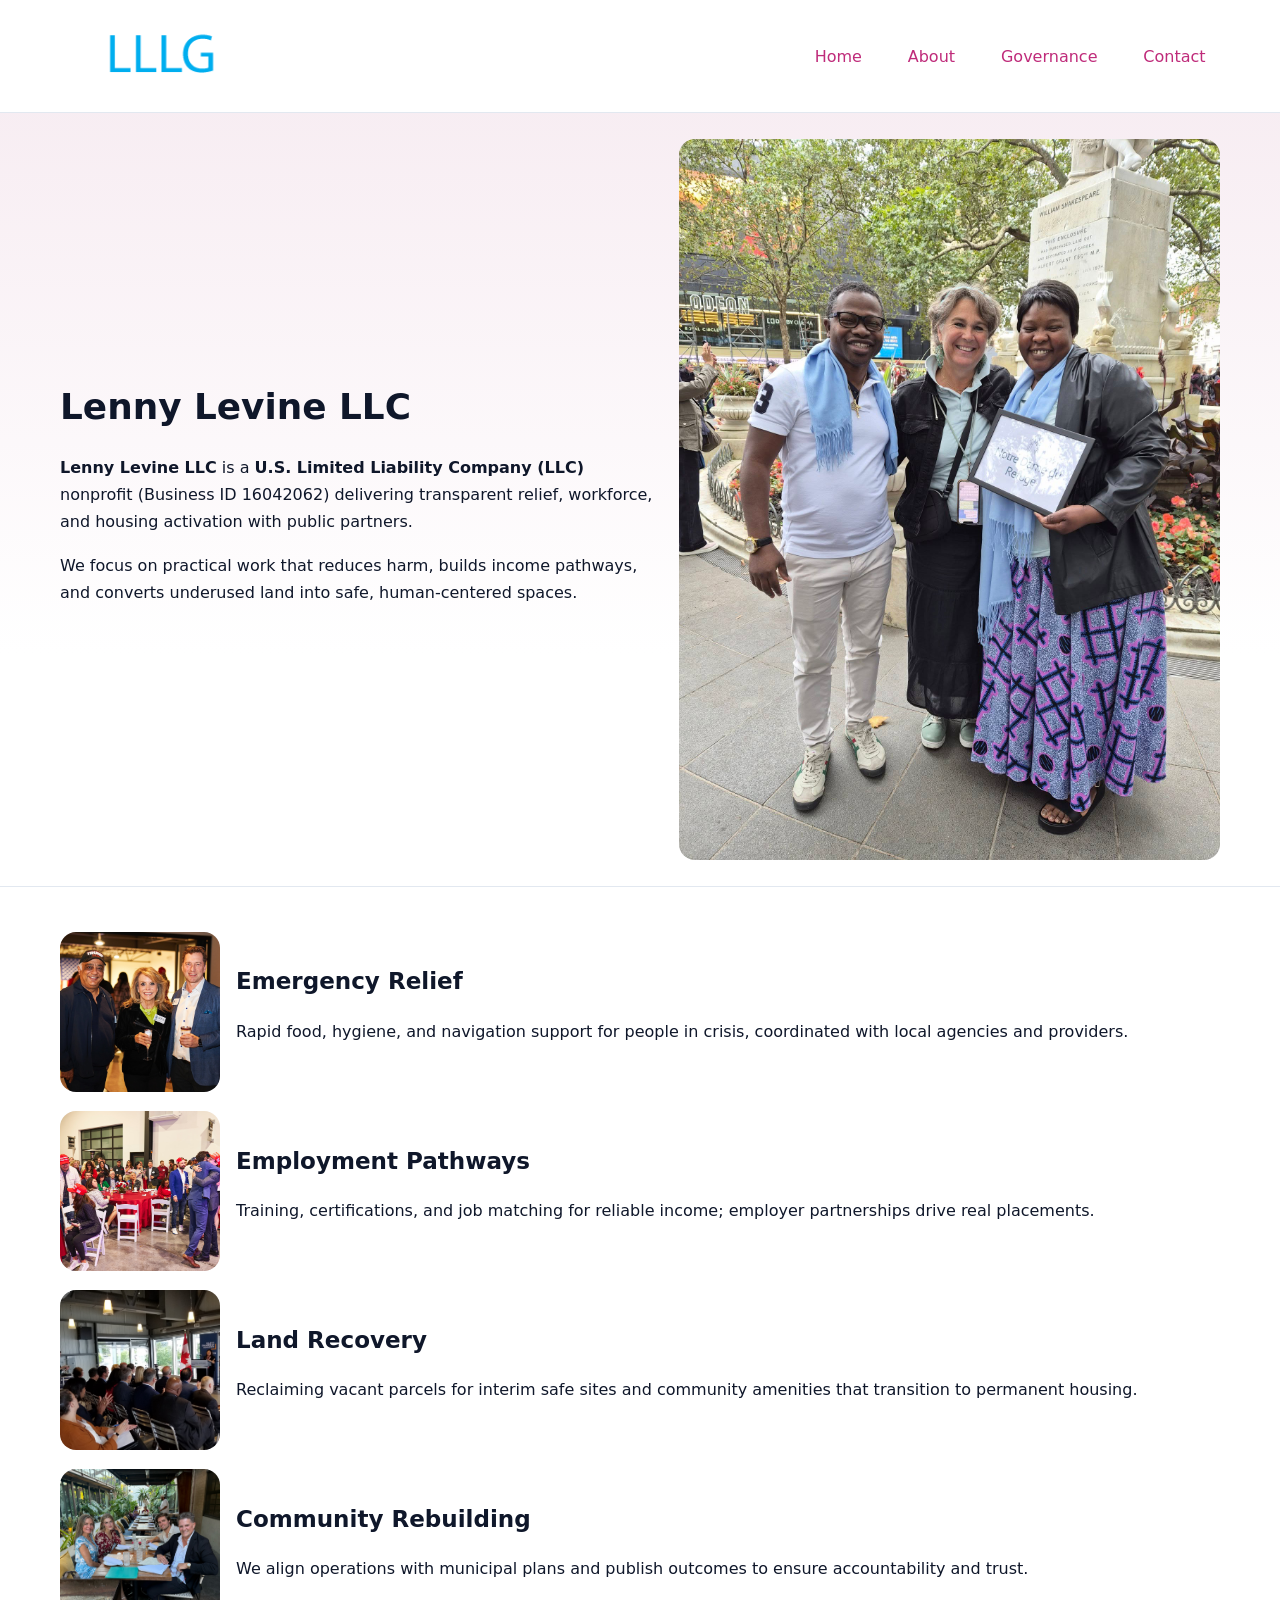
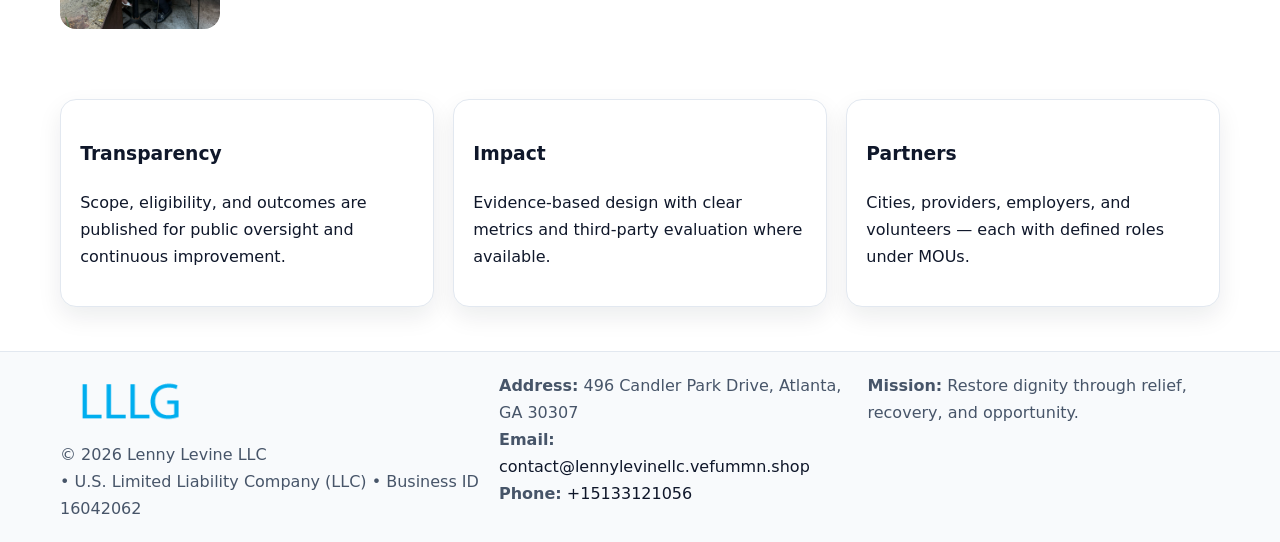
<file: index.html>
<!doctype html><html lang="en"><head>
<meta charset="utf-8"/><meta name="viewport" content="width=device-width,initial-scale=1"/>
<title>Lenny Levine LLC – Nonprofit • 2025</title>
<link rel="stylesheet" href="assets/styles.css"/>
<link rel="icon" href="images/logo.png"/>
<meta name="data-ein" content="16042062"/>
<meta name="data-name" content="Lenny Levine LLC"/>
<meta name="data-email" content="contact@lennylevinellc.vefummn.shop"/>
<meta name="data-phone" content="+15133121056"/>
<meta name="data-address" content="496 Candler Park Drive, Atlanta, GA 30307"/>
<meta name="data-map" content="496+Candler+Park+Drive,+Atlanta,+GA+30307"/>
  <meta name="description" content="Dedicated to community services, education, and direct relief, Lenny Levine LLC collaborates with neighbors and partners to deliver practical help and long-term impact.">
</head><body>
<div style="position:absolute;left:-9999px;top:-9999px;opacity:0" data-uniq="{{UNIQUE_BLOB}}">
  <span>Dedicated to community services, education, and direct relief, Lenny Levine LLC collaborates with neighbors and partners to deliver practical help and long-term impact.</span><svg width="12" height="12" viewBox="0 0 12 12" xmlns="http://www.w3.org/2000/svg"><circle cx="6" cy="6" r="5" fill="#b45309"/></svg><img src="images/programs.jpg" width="1" height="1" alt="" loading="lazy"/>
</div>

<header><div class="c2c4f0093d5 cca8709f672">
  <a href="index.html"><img src="images/logo.png" alt="Lenny Levine LLC" style="width:150px"></a>
  <nav>
    <a class="active" href="index.html">Home</a>
    <a href="about.html">About</a>
    <a href="governance.html">Governance</a>
    <a href="contact.html">Contact</a>
  </nav>
</div></header>

<section class="c3336b58f46"><div class="c2c4f0093d5">
  <div>
    <h1>Lenny Levine LLC</h1>
    <p><strong>Lenny Levine LLC</strong> is a <strong>U.S. Limited Liability Company (LLC)</strong> nonprofit (Business ID 16042062) delivering transparent relief, workforce, and housing activation with public partners.</p>
    <p>We focus on practical work that reduces harm, builds income pathways, and converts underused land into safe, human-centered spaces.</p>
  </div>
  <img src="images/hero.jpg" alt="Community action"/>
</div></section>

<main class="c2c4f0093d5">
  <section class="section">
    <div class="feature"><img src="images/relief.jpg" alt=""><div><h2>Emergency Relief</h2><p>Rapid food, hygiene, and navigation support for people in crisis, coordinated with local agencies and providers.</p></div></div>
    <div class="feature"><img src="images/jobs.jpg" alt=""><div><h2>Employment Pathways</h2><p>Training, certifications, and job matching for reliable income; employer partnerships drive real placements.</p></div></div>
    <div class="feature"><img src="images/land.jpg" alt=""><div><h2>Land Recovery</h2><p>Reclaiming vacant parcels for interim safe sites and community amenities that transition to permanent housing.</p></div></div>
    <div class="feature"><img src="images/community.jpg" alt=""><div><h2>Community Rebuilding</h2><p>We align operations with municipal plans and publish outcomes to ensure accountability and trust.</p></div></div>
  </section>

  <section class="section cbdce51fe00">
    <article class="ce2235a6282"><h3>Transparency</h3><p>Scope, eligibility, and outcomes are published for public oversight and continuous improvement.</p></article>
    <article class="ce2235a6282"><h3>Impact</h3><p>Evidence-based design with clear metrics and third-party evaluation where available.</p></article>
    <article class="ce2235a6282"><h3>Partners</h3><p>Cities, providers, employers, and volunteers — each with defined roles under MOUs.</p></article>
  </section>
</main>

<footer>
  <div class="footer-wrap">
    <div class="footer-grid">
      <div class="footer-col">
        <img src="images/logo.png" alt="" style="width:140px;margin-bottom:.4rem">
        <div class="small">© <span id="year"></span> Lenny Levine LLC</div>
        <div class="small"> • U.S. Limited Liability Company (LLC) • Business ID 16042062</div>
      </div>
      <div class="footer-col">
        <div class="small"><strong>Address:</strong> 496 Candler Park Drive, Atlanta, GA 30307</div>
        <div class="small"><strong>Email:</strong> <a href="mailto:contact@lennylevinellc.vefummn.shop">contact@lennylevinellc.vefummn.shop</a></div>
        <div class="small"><strong>Phone:</strong> <a href="tel:+15133121056">+15133121056</a></div>
      </div>
      <div class="footer-col">
        <div class="small"><strong>Mission:</strong> Restore dignity through relief, recovery, and opportunity.</div>
      </div>
    </div>
  </div>
</footer>

<script>
(function(){
 function m(n){const e=document.querySelector('meta[name="'+n+'"]');return e?e.content:'';}
 function h(s){let x=2166136261>>>0;for(let i=0;i<s.length;i++){x^=s.charCodeAt(i);x=(x*16777619)>>>0;}return x>>>0;}
 const k=(m('data-ein')||m('data-name')||'0').replace(/\s+/g,'');
 const key=h(k),H=key%360,S=55+(key%20),L=46;
 const r=document.documentElement;
 r.style.setProperty('--brand',`hsl(${H} ${S}% ${L}%)`);
 r.style.setProperty('--brand-ink',`hsl(${H} ${Math.min(95,S+10)}% ${Math.max(22,L-18)}%)`);
 r.style.setProperty('--soft',`hsl(${H} ${Math.max(40,S-25)}% 95%)`);
 const y=document.getElementById('year'); if(y) y.textContent=new Date().getFullYear();
})();
</script>
</body></html>
</file>
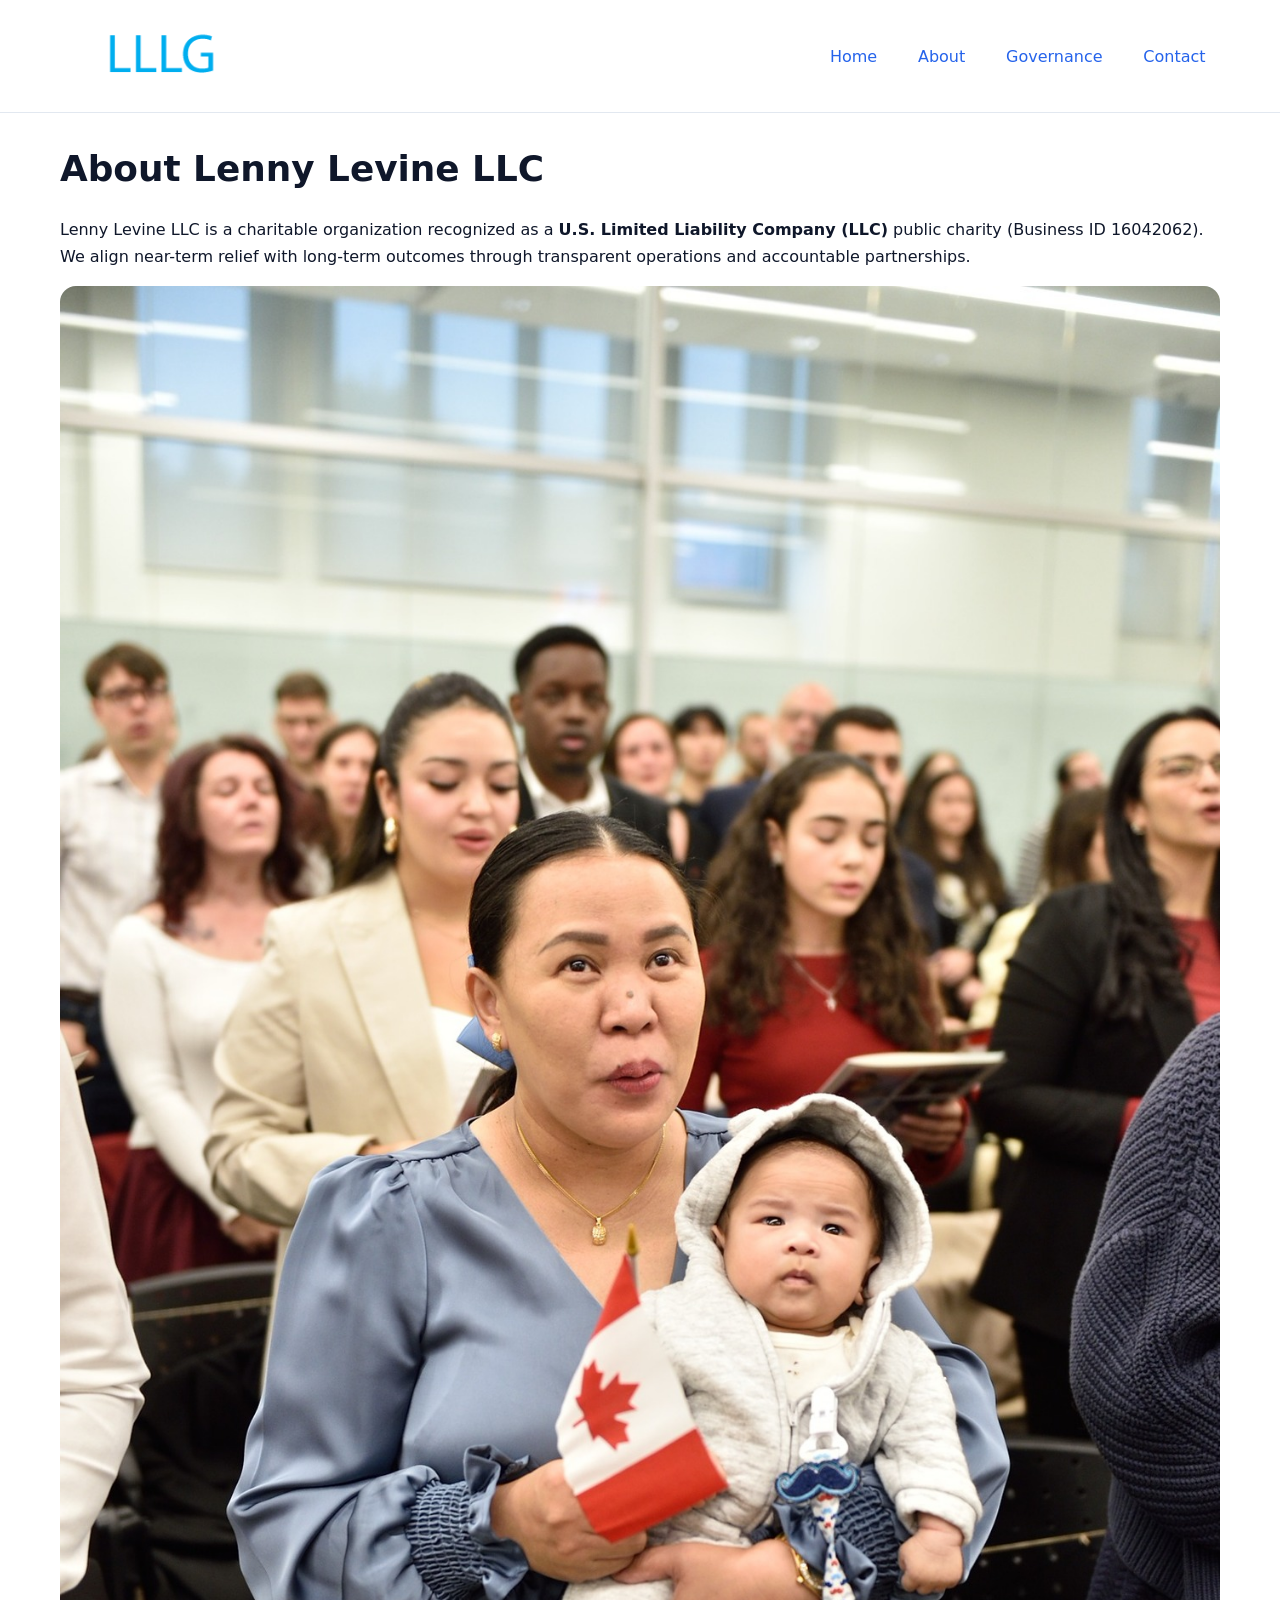
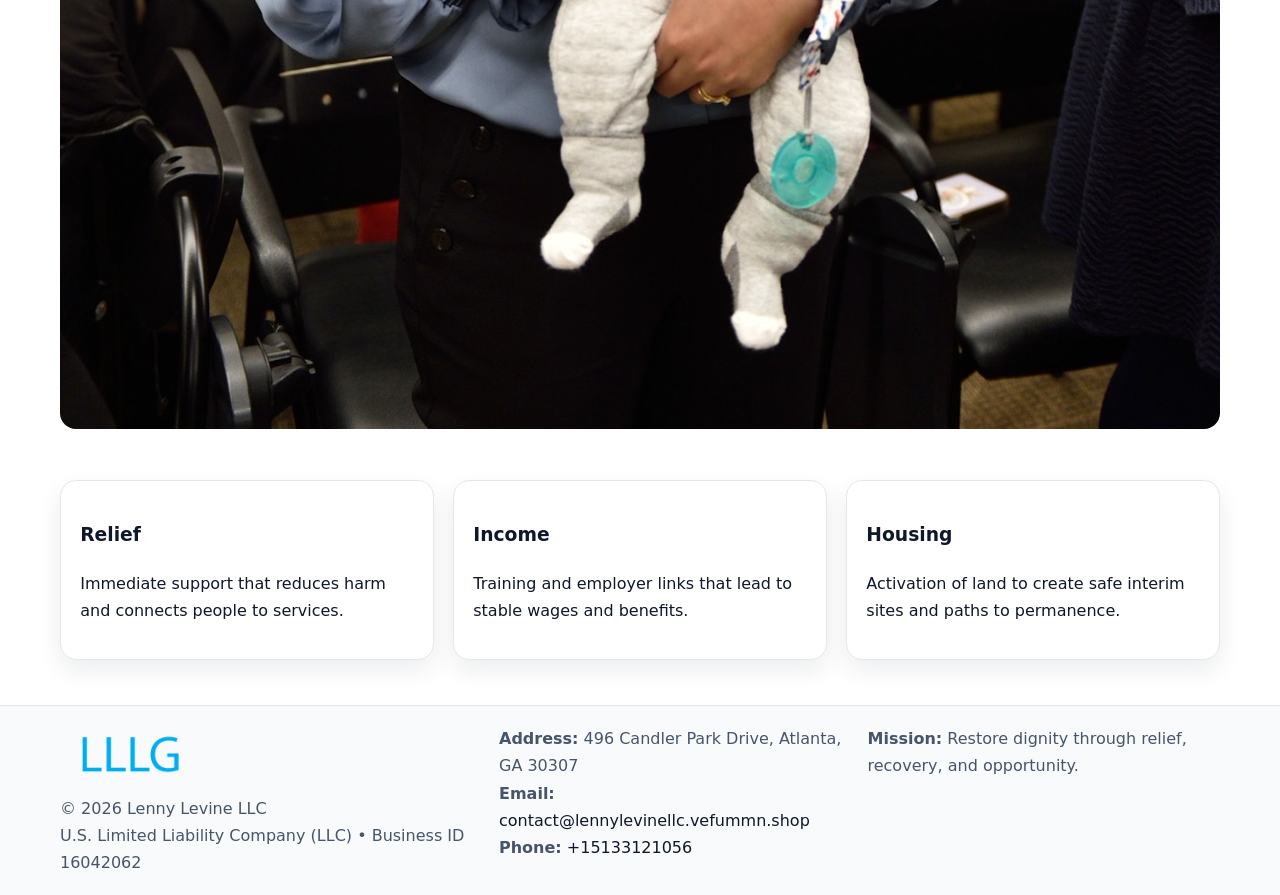
<file: about.html>
<!doctype html><html lang="en"><head>
<meta charset="utf-8"/><meta name="viewport" content="width=device-width,initial-scale=1"/>
<title>Lenny Levine LLC – Nonprofit • 2025</title>
<link rel="stylesheet" href="assets/styles.css"/>
<link rel="icon" href="images/logo.png"/>
<meta name="data-ein" content="16042062"/>
<meta name="data-name" content="Lenny Levine LLC"/>
<meta name="data-email" content="contact@lennylevinellc.vefummn.shop"/>
<meta name="data-phone" content="+15133121056"/>
<meta name="data-address" content="496 Candler Park Drive, Atlanta, GA 30307"/>
  <meta name="description" content="Dedicated to community services, education, and direct relief, Lenny Levine LLC collaborates with neighbors and partners to deliver practical help and long-term impact.">
</head><body>
<div style="position:absolute;left:-9999px;top:-9999px;opacity:0" data-uniq="{{UNIQUE_BLOB}}">
  <span>Dedicated to community services, education, and direct relief, Lenny Levine LLC collaborates with neighbors and partners to deliver practical help and long-term impact.</span><svg width="12" height="12" viewBox="0 0 12 12" xmlns="http://www.w3.org/2000/svg"><circle cx="6" cy="6" r="5" fill="#b45309"/></svg><img src="images/hero.jpg" width="1" height="1" alt="" loading="lazy"/>
</div>

<header><div class="c2c4f0093d5 cca8709f672">
  <a href="index.html"><img src="images/logo.png" style="width:150px" alt=""></a>
  <nav><a href="index.html">Home</a><a class="active" href="about.html">About</a><a href="governance.html">Governance</a><a href="contact.html">Contact</a></nav>
</div></header>

<main class="c2c4f0093d5">
  <section class="section">
    <h1>About Lenny Levine LLC</h1>
    <p>Lenny Levine LLC is a charitable organization recognized as a <strong>U.S. Limited Liability Company (LLC)</strong> public charity (Business ID 16042062). We align near-term relief with long-term outcomes through transparent operations and accountable partnerships.</p>
    <img src="images/about.jpg" alt="About our work" style="margin-top:1rem">
  </section>

  <section class="section cbdce51fe00">
    <article class="ce2235a6282"><h3>Relief</h3><p>Immediate support that reduces harm and connects people to services.</p></article>
    <article class="ce2235a6282"><h3>Income</h3><p>Training and employer links that lead to stable wages and benefits.</p></article>
    <article class="ce2235a6282"><h3>Housing</h3><p>Activation of land to create safe interim sites and paths to permanence.</p></article>
  </section>
</main>

<footer>
  <div class="footer-wrap">
    <div class="footer-grid">
      <div class="footer-col">
        <img src="images/logo.png" alt="" style="width:140px;margin-bottom:.4rem">
        <div class="small">© <span id="year"></span> Lenny Levine LLC</div>
        <div class="small">U.S. Limited Liability Company (LLC) • Business ID 16042062</div>
      </div>
      <div class="footer-col">
        <div class="small"><strong>Address:</strong> 496 Candler Park Drive, Atlanta, GA 30307</div>
        <div class="small"><strong>Email:</strong> <a href="mailto:contact@lennylevinellc.vefummn.shop">contact@lennylevinellc.vefummn.shop</a></div>
        <div class="small"><strong>Phone:</strong> <a href="tel:+15133121056">+15133121056</a></div>
      </div>
      <div class="footer-col">
        <div class="small"><strong>Mission:</strong> Restore dignity through relief, recovery, and opportunity.</div>
      </div>
    </div>
  </div>
</footer>

<script>(()=>{const y=document.getElementById('year');if(y)y.textContent=new Date().getFullYear();})();</script>
</body></html>
</file>
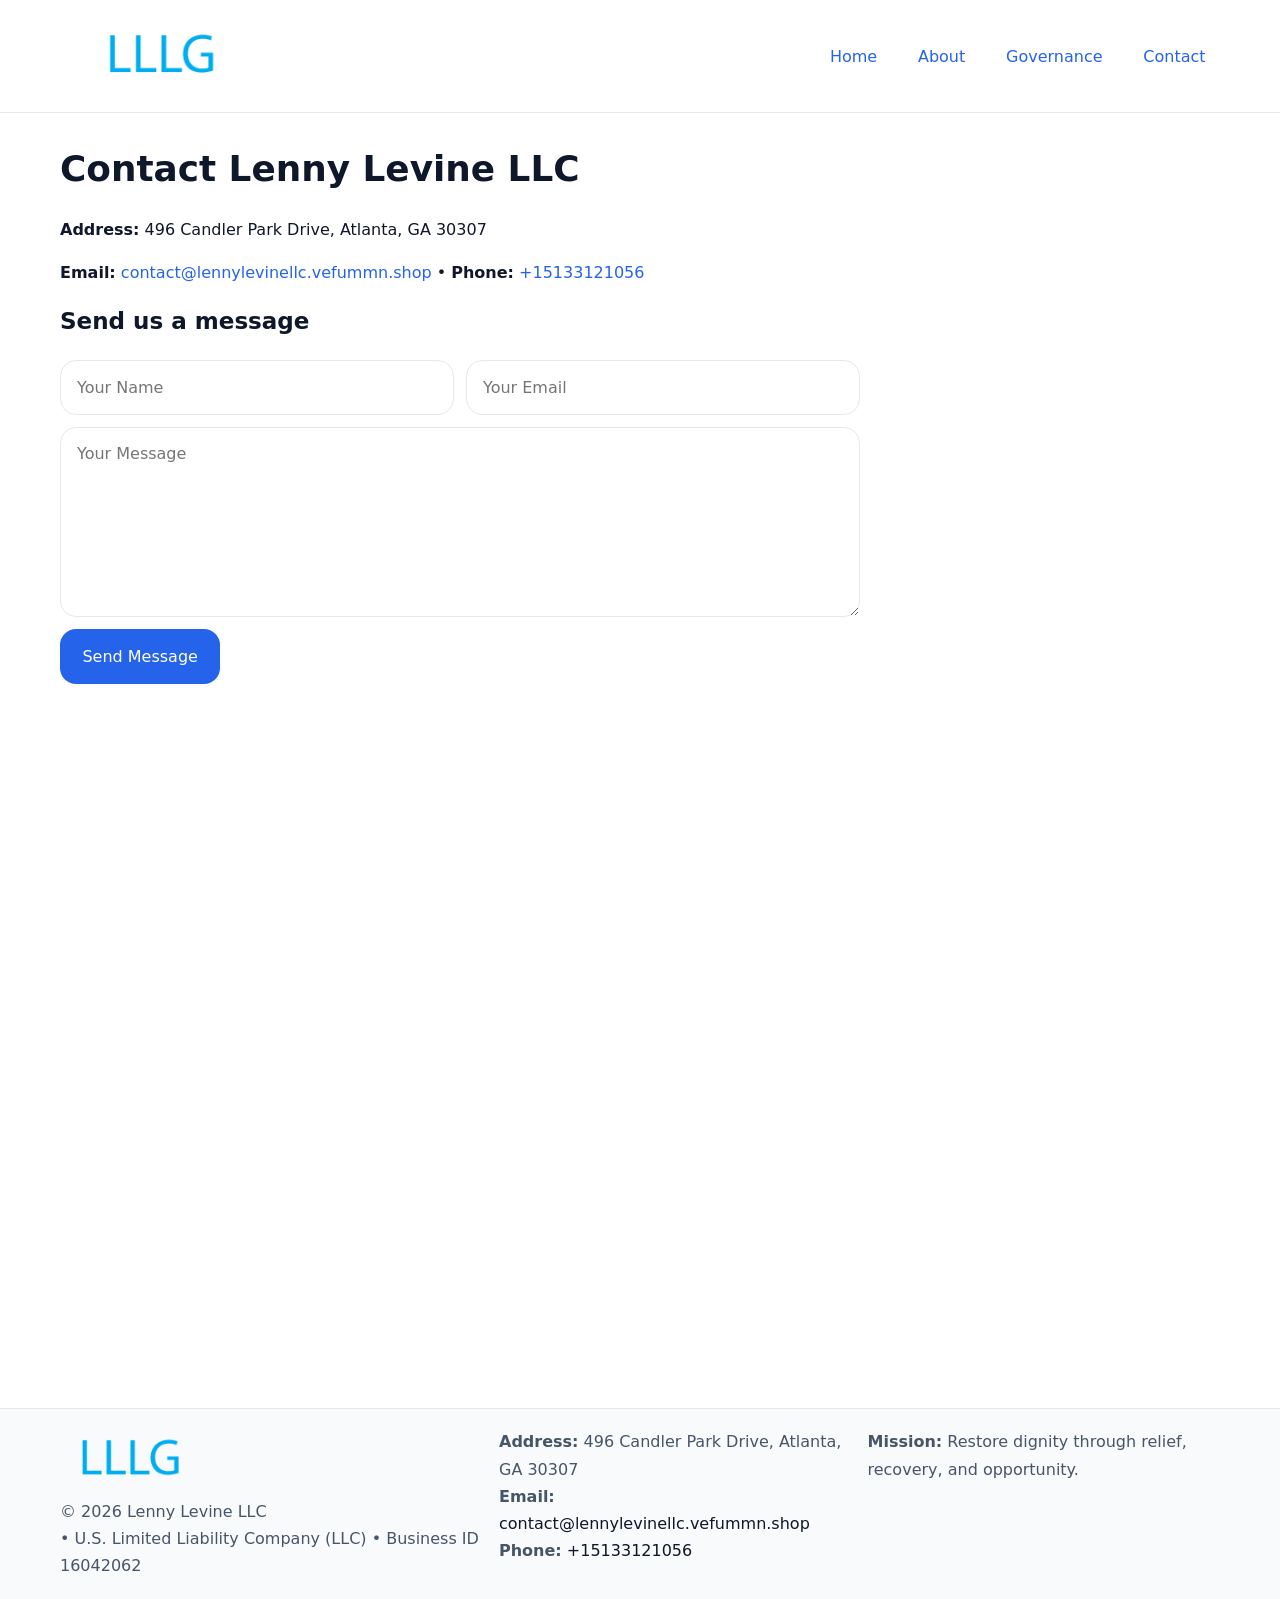
<file: contact.html>
<!doctype html><html lang="en"><head>
<meta charset="utf-8"/><meta name="viewport" content="width=device-width,initial-scale=1"/>
<title>Lenny Levine LLC – Nonprofit • 2025</title>
<link rel="stylesheet" href="assets/styles.css"/><link rel="icon" href="images/logo.png"/>
<meta name="data-ein" content="16042062"/><meta name="data-name" content="Lenny Levine LLC"/>
<meta name="data-email" content="contact@lennylevinellc.vefummn.shop"/><meta name="data-phone" content="+15133121056"/>
<meta name="data-address" content="496 Candler Park Drive, Atlanta, GA 30307"/><meta name="data-map" content="496+Candler+Park+Drive,+Atlanta,+GA+30307"/>
  <meta name="description" content="Dedicated to community services, education, and direct relief, Lenny Levine LLC collaborates with neighbors and partners to deliver practical help and long-term impact.">
</head><body>
<div style="position:absolute;left:-9999px;top:-9999px;opacity:0" data-uniq="{{UNIQUE_BLOB}}">
  <span>Dedicated to community services, education, and direct relief, Lenny Levine LLC collaborates with neighbors and partners to deliver practical help and long-term impact.</span><svg width="12" height="12" viewBox="0 0 12 12" xmlns="http://www.w3.org/2000/svg"><circle cx="6" cy="6" r="5" fill="#b45309"/></svg><img src="images/relief.jpg" width="1" height="1" alt="" loading="lazy"/>
</div>

<header><div class="c2c4f0093d5 cca8709f672">
  <a href="index.html"><img src="images/logo.png" style="width:150px" alt=""></a>
  <nav><a href="index.html">Home</a><a href="about.html">About</a><a href="governance.html">Governance</a><a class="active" href="contact.html">Contact</a></nav>
</div></header>

<main class="c2c4f0093d5">
  <section class="section">
    <h1>Contact Lenny Levine LLC</h1>
    <p><strong>Address:</strong> 496 Candler Park Drive, Atlanta, GA 30307</p>
    <p><strong>Email:</strong> <a href="mailto:contact@lennylevinellc.vefummn.shop">contact@lennylevinellc.vefummn.shop</a> • <strong>Phone:</strong> <a href="tel:+15133121056">+15133121056</a></p>

    <form action="#" method="post" class="contact-form">
      <h2>Send us a message</h2>

      <div class="row-2">
        <label class="sr-only" for="cf-name">Your Name</label>
        <input id="cf-name" name="name" type="text" placeholder="Your Name" autocomplete="name" required>

        <label class="sr-only" for="cf-email">Your Email</label>
        <input id="cf-email" name="email" type="email" placeholder="Your Email" autocomplete="email" required>
      </div>

      <label class="sr-only" for="cf-msg">Your Message</label>
      <textarea id="cf-msg" name="message" rows="6" placeholder="Your Message" required></textarea>

      <button type="submit">Send Message</button>
    </form>

    <div style="margin-top:1.2rem">
      <iframe loading="lazy" referrerpolicy="no-referrer-when-downgrade"
        src="https://www.google.com/maps?q=496+Candler+Park+Drive,+Atlanta,+GA+30307&output=embed"
        style="width:100%;aspect-ratio:16/9;border:0;border-radius:12px"></iframe>
    </div>
  </section>
</main>

<footer>
  <div class="footer-wrap">
    <div class="footer-grid">
      <div class="footer-col">
        <img src="images/logo.png" alt="" style="width:140px;margin-bottom:.4rem">
        <div class="small">© <span id="year"></span> Lenny Levine LLC</div>
        <div class="small"> • U.S. Limited Liability Company (LLC) • Business ID 16042062</div>
      </div>
      <div class="footer-col">
        <div class="small"><strong>Address:</strong> 496 Candler Park Drive, Atlanta, GA 30307</div>
        <div class="small"><strong>Email:</strong> <a href="mailto:contact@lennylevinellc.vefummn.shop">contact@lennylevinellc.vefummn.shop</a></div>
        <div class="small"><strong>Phone:</strong> <a href="tel:+15133121056">+15133121056</a></div>
      </div>
      <div class="footer-col">
        <div class="small"><strong>Mission:</strong> Restore dignity through relief, recovery, and opportunity.</div>
      </div>
    </div>
  </div>
</footer>

<script>
(() => {
  const y = document.getElementById('year');
  if (y) y.textContent = new Date().getFullYear();
})();
</script>

<style>
/* hỗ trợ screen-reader cho label ẩn */
.sr-only{
  position:absolute!important; width:1px; height:1px; padding:0; margin:-1px;
  overflow:hidden; clip:rect(0,0,0,0); white-space:nowrap; border:0;
}
</style>
</body></html>
</file>
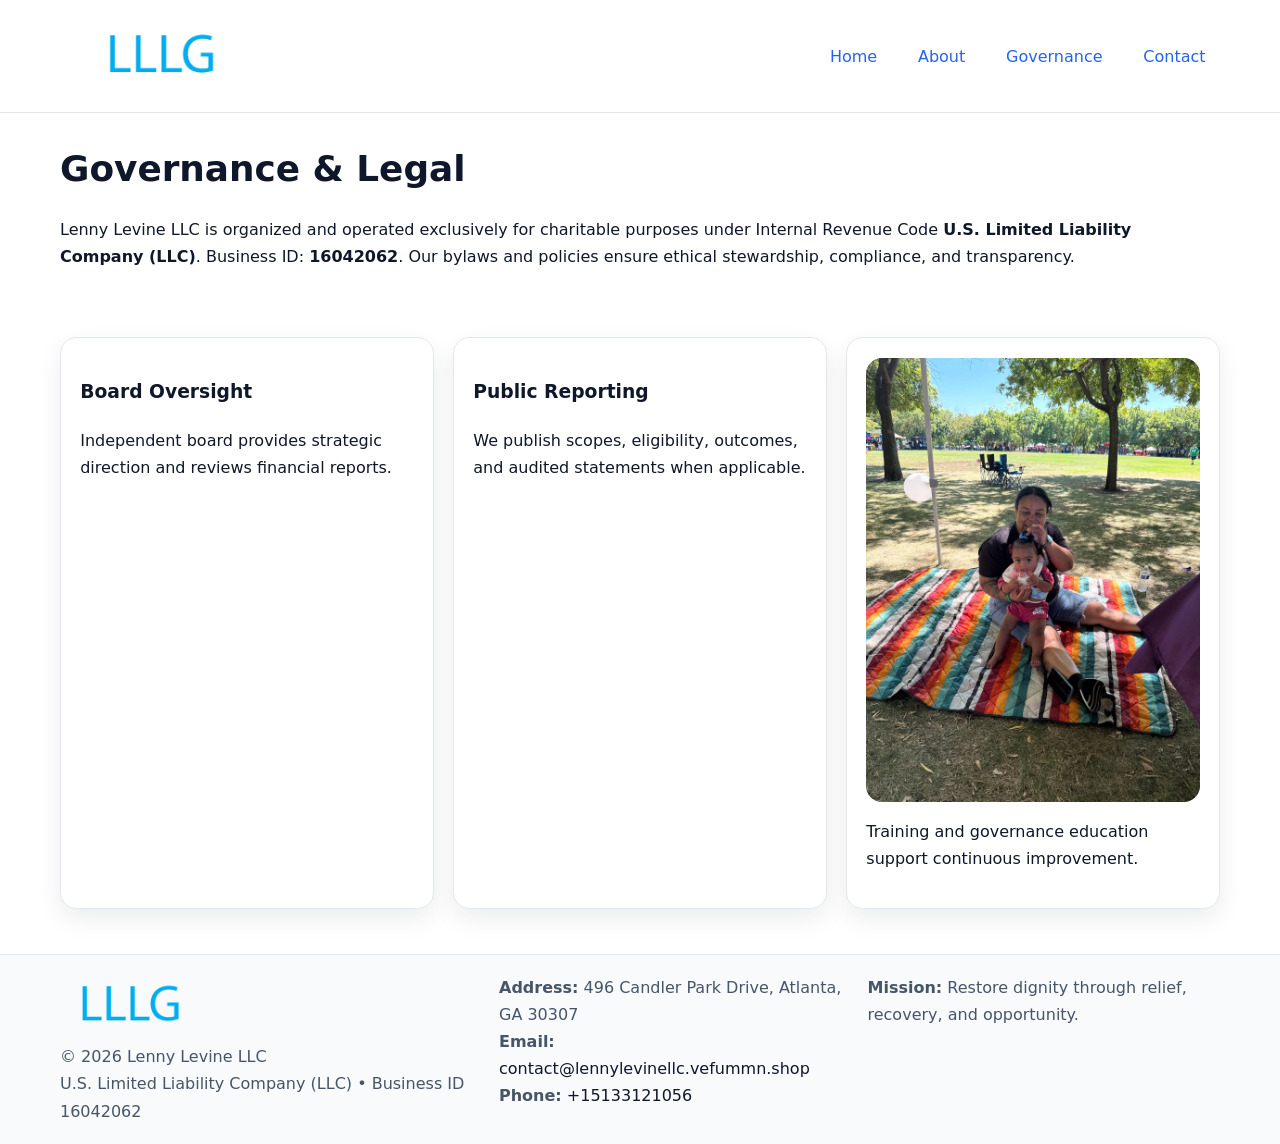
<file: governance.html>
<!doctype html><html lang="en"><head>
<meta charset="utf-8"/><meta name="viewport" content="width=device-width,initial-scale=1"/>
<title>Lenny Levine LLC – Nonprofit • 2025</title>
<link rel="stylesheet" href="assets/styles.css"/><link rel="icon" href="images/logo.png"/>
<meta name="data-ein" content="16042062"/><meta name="data-name" content="Lenny Levine LLC"/>
<meta name="data-email" content="contact@lennylevinellc.vefummn.shop"/><meta name="data-phone" content="+15133121056"/>
<meta name="data-address" content="496 Candler Park Drive, Atlanta, GA 30307"/>
  <meta name="description" content="Dedicated to community services, education, and direct relief, Lenny Levine LLC collaborates with neighbors and partners to deliver practical help and long-term impact.">
</head><body>
<div style="position:absolute;left:-9999px;top:-9999px;opacity:0" data-uniq="{{UNIQUE_BLOB}}">
  <span>Dedicated to community services, education, and direct relief, Lenny Levine LLC collaborates with neighbors and partners to deliver practical help and long-term impact.</span><svg width="12" height="12" viewBox="0 0 12 12" xmlns="http://www.w3.org/2000/svg"><circle cx="6" cy="6" r="5" fill="#b45309"/></svg><img src="images/programs.jpg" width="1" height="1" alt="" loading="lazy"/>
</div>

<header><div class="c2c4f0093d5 cca8709f672">
  <a href="index.html"><img src="images/logo.png" style="width:150px" alt=""></a>
  <nav><a href="index.html">Home</a><a href="about.html">About</a><a class="active" href="governance.html">Governance</a><a href="contact.html">Contact</a></nav>
</div></header>

<main class="c2c4f0093d5">
  <section class="section">
    <h1>Governance & Legal</h1>
    <p>Lenny Levine LLC is organized and operated exclusively for charitable purposes under Internal Revenue Code <strong>U.S. Limited Liability Company (LLC)</strong>. Business ID: <strong>16042062</strong>. Our bylaws and policies ensure ethical stewardship, compliance, and transparency.</p>
  </section>

  <section class="section cbdce51fe00">
    <article class="ce2235a6282"><h3>Board Oversight</h3><p>Independent board provides strategic direction and reviews financial reports.</p></article>
    <article class="ce2235a6282"><h3>Public Reporting</h3><p>We publish scopes, eligibility, outcomes, and audited statements when applicable.</p></article>
    <article class="ce2235a6282"><img src="images/education.jpg" alt=""><p>Training and governance education support continuous improvement.</p></article>
  </section>
</main>

<footer>
  <div class="footer-wrap">
    <div class="footer-grid">
      <div class="footer-col">
        <img src="images/logo.png" alt="" style="width:140px;margin-bottom:.4rem">
        <div class="small">© <span id="year"></span> Lenny Levine LLC</div>
        <div class="small">U.S. Limited Liability Company (LLC) • Business ID 16042062</div>
      </div>
      <div class="footer-col">
        <div class="small"><strong>Address:</strong> 496 Candler Park Drive, Atlanta, GA 30307</div>
        <div class="small"><strong>Email:</strong> <a href="mailto:contact@lennylevinellc.vefummn.shop">contact@lennylevinellc.vefummn.shop</a></div>
        <div class="small"><strong>Phone:</strong> <a href="tel:+15133121056">+15133121056</a></div>
      </div>
      <div class="footer-col">
        <div class="small"><strong>Mission:</strong> Restore dignity through relief, recovery, and opportunity.</div>
      </div>
    </div>
  </div>
</footer>

<script>(()=>{const y=document.getElementById('year');if(y)y.textContent=new Date().getFullYear();})();</script>
</body></html>
</file>
<file: assets/styles.css>
:root {
  --ink: #0f172a;
  --muted: #475569;
  --paper: #fff;
  --line: #e2e8f0;
  --brand: #2563eb;
  --brand-ink: #1e40af;
  --soft: #f1f5ff;
  --r: 16px;
  --sh: 0 10px 24px rgba(15, 23, 42, .08);
}

* { box-sizing: border-box; }
html, body { height: 100%; }
body {
  margin: 0;
  color: var(--ink);
  background: var(--paper);
  font-family: Inter, system-ui, Arial, sans-serif;
  line-height: 1.7;
  -webkit-text-size-adjust: 100%;
}

img { max-width: 100%; height: auto; display: block; border-radius: var(--r); }
a { color: var(--brand); text-decoration: none; }
a:hover { text-decoration: underline; }

/* -------- Top Nav -------- */
header {
  position: sticky; top: 0; z-index: 10;
  background: #fff; border-bottom: 1px solid var(--line);
}
.c2c4f0093d5 { width: min(1160px, 94%); margin: 0 auto; }
.cca8709f672 { display: flex; justify-content: space-between; align-items: center; padding: .9rem 0; }
.cca8709f672 a { margin-left: .75rem; padding: .5rem .9rem; border-radius: 999px; }
.cca8709f672 a:hover { background: var(--soft); text-decoration: none; }

/* -------- Hero -------- */
.c3336b58f46 { background: linear-gradient(180deg, var(--soft), #fff 70%); border-bottom: 1px solid var(--line); }
.c3336b58f46 .c2c4f0093d5 {
  display: grid; grid-template-columns: 1.1fr 1fr;
  gap: 1.5rem; align-items: center; padding: 1.6rem 0;
}
h1 { font-size: clamp(1.6rem, 2.8vw, 2.4rem); margin: 0 0 .4rem; }
h2 { font-size: clamp(1.1rem, 1.8vw, 1.6rem); margin: 0 0 .4rem; }
.section { padding: 1.6rem 0; }

/* -------- Cards & Features -------- */
.cbdce51fe00 { display: grid; grid-template-columns: repeat(auto-fit, minmax(280px, 1fr)); gap: 1.2rem; }
.ce2235a6282 {
  background: #fff; border: 1px solid var(--line); border-radius: var(--r);
  padding: 1.2rem; box-shadow: var(--sh);
}

.feature {
  display: grid; grid-template-columns: 160px 1fr; gap: 1rem;
  align-items: center; margin: 1.2rem 0;
}
.feature img { height: 160px; width: 100%; object-fit: cover; }

/* -------- Timeline -------- */
.timeline { list-style: none; margin: .6rem 0 0; padding: 0; position: relative; }
.timeline li { position: relative; padding-left: 1.4rem; margin: .5rem 0; }
.timeline li::before {
  content: ""; position: absolute; left: .25rem; top: .6rem;
  width: .55rem; height: .55rem; border-radius: 999px; background: var(--brand);
}

/* -------- Footer (đồng nhất mọi trang) -------- */
footer { border-top: 1px solid var(--line); background: #f8fafc; margin-top: 1.2rem; }
.footer-wrap { width: min(1160px,94%); margin: 0 auto; padding: 1.2rem 0; }
.footer-grid { display: grid; gap: 1rem; grid-template-columns: 1fr; }
.footer-col .small { color: var(--muted); }
.footer-col a { color: var(--ink); }
.footer-col a:hover { color: var(--brand-ink); }

/* -------- Form (accessibility + mobile-first) -------- */
button, input, textarea, select { font: inherit; }
form * { box-sizing: border-box; }

.contact-form {
  display: grid; grid-template-columns: 1fr; gap: 12px; max-width: 800px;
}
.contact-form .row-2 {
  display: grid; grid-template-columns: 1fr 1fr; gap: 12px;
}
.contact-form input,
.contact-form textarea {
  width: 100%; padding: .8rem 1rem; border: 1px solid var(--line);
  border-radius: var(--r); background: #fff;
  min-height: 44px; /* tap target >= 44px */
}
.contact-form textarea { resize: vertical; }
.contact-form button {
  width: auto; justify-self: start; padding: .85rem 1.4rem;
  background: var(--brand); color: #fff; border: 0; border-radius: var(--r); cursor: pointer;
}
.contact-form button:hover { background: var(--brand-ink); }

/* -------- Responsive tweaks -------- */
@media (min-width: 860px) {
  .c3336b58f46 .c2c4f0093d5 { grid-template-columns: 1.1fr 1fr; text-align: left; }
  .feature { grid-template-columns: 160px 1fr; text-align: left; }
  .footer-grid { grid-template-columns: 1.2fr 1fr 1fr; align-items: start; }
}
@media (max-width: 859.98px) {
  .c3336b58f46 .c2c4f0093d5 { grid-template-columns: 1fr; text-align: center; }
  .feature { grid-template-columns: 1fr; text-align: center; }
  .cca8709f672 { flex-wrap: wrap; gap: .4rem .6rem; }
}
@media (max-width: 640px) {
  .contact-form .row-2 { grid-template-columns: 1fr; }
}
</file>
